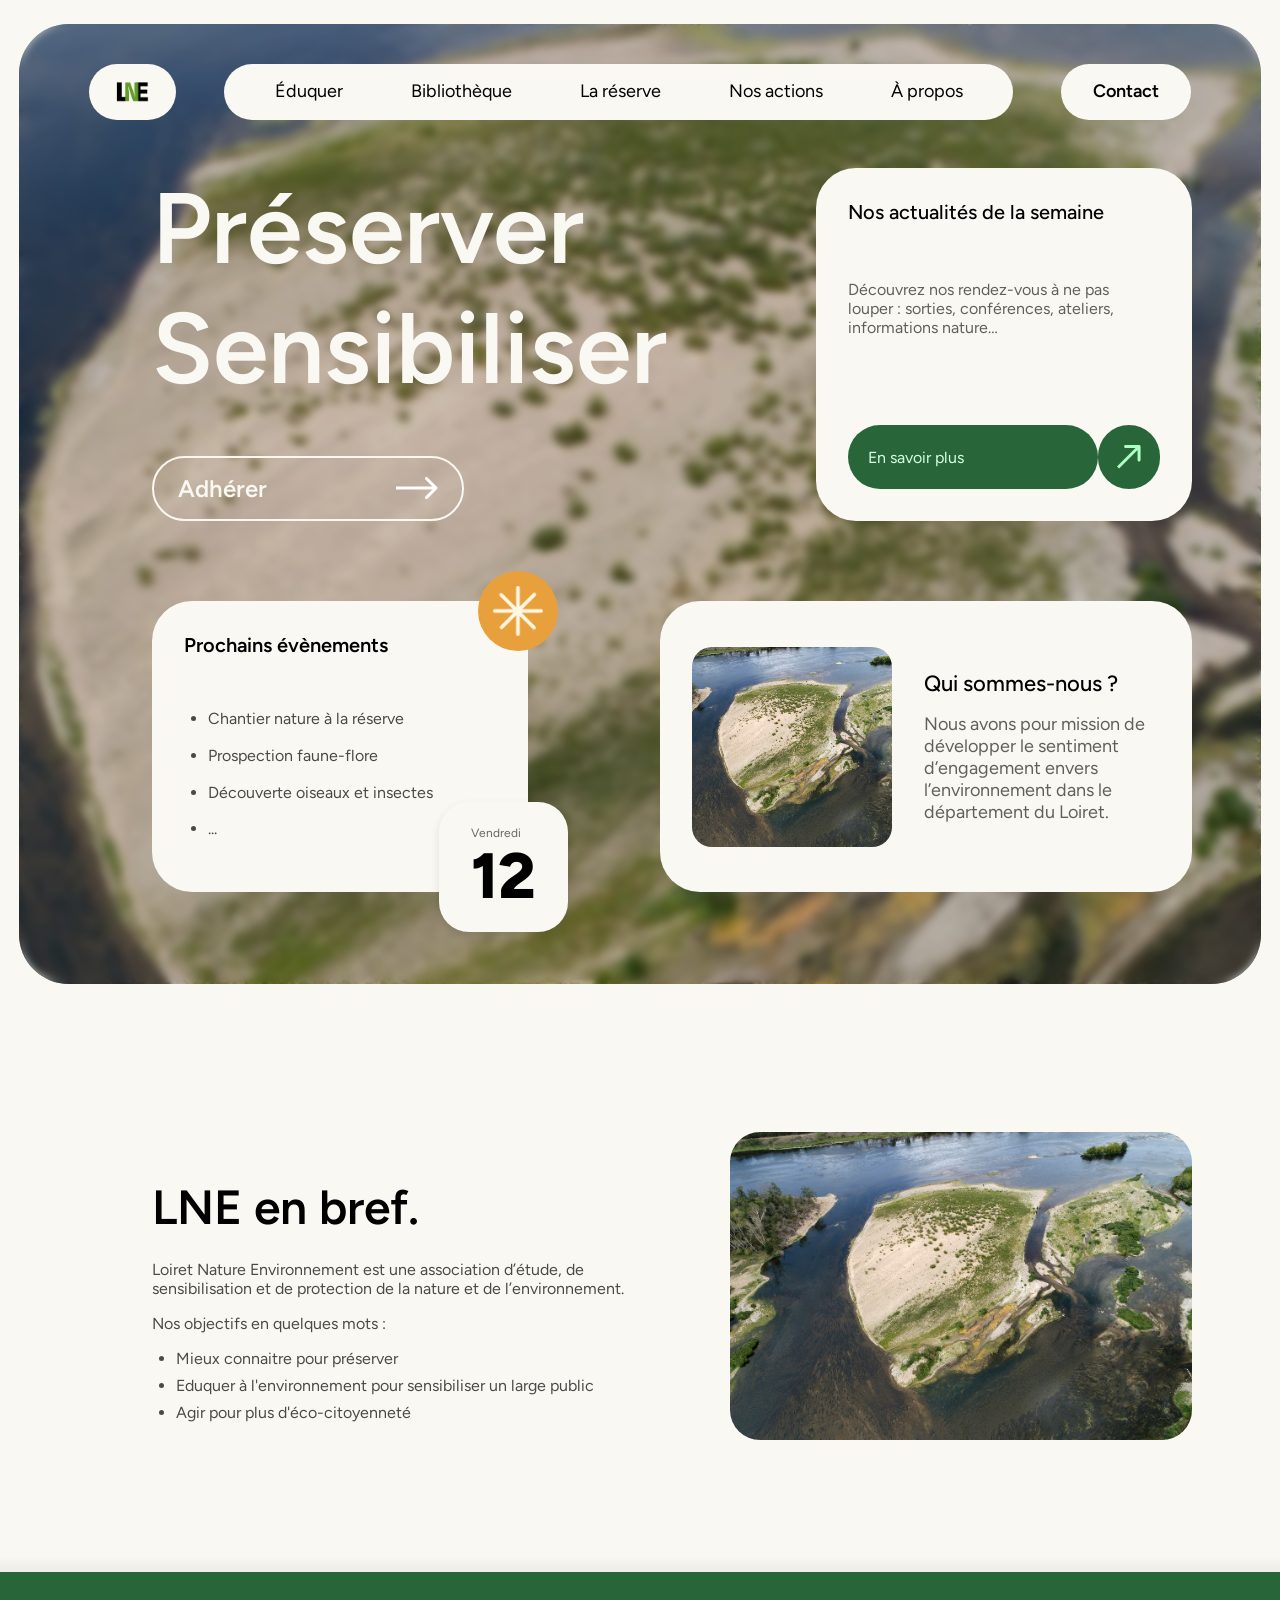
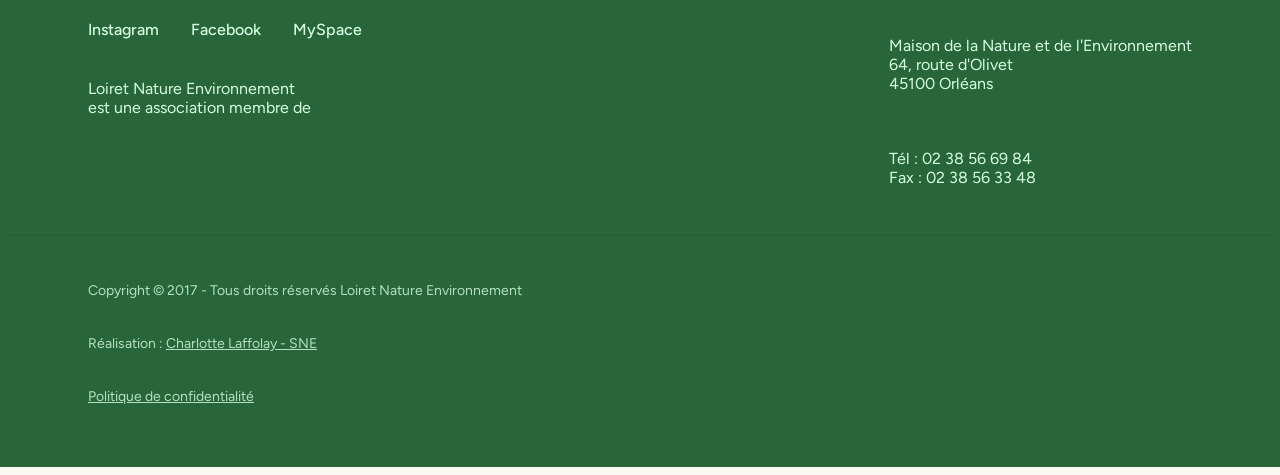
<file: index.html>
<!doctype html>
<html lang="en">
  <head>
    <meta charset="UTF-8" />
    <meta name="viewport" content="width=device-width, initial-scale=1.0" />
    <title>LNE</title>
    <link rel="stylesheet" href="style.css" />
    <style>
      @import url("https://fonts.googleapis.com/css2?family=Figtree:ital,wght@0,300..900;1,300..900&family=Sora:wght@100..800&display=swap");
    </style>
  </head>
  <body>
    <div class="picture"></div>
    <div class="picture-blur"></div>
    <nav>
      <div class="logo-nav"><img src="logo.png" alt="" /></div>
      <div class="main-nav">
        <span>Éduquer</span>
        <span><a href="loutre.html">Bibliothèque</a></span>
        <span>La réserve</span>
        <span>Nos actions</span>
        <span>À propos</span>
      </div>
      <div class="contact-nav"><a href="contact.html">Contact</a></div>
    </nav>
    <div class="container">
      <div class="first-row">
        <div class="hero-title">
          Préserver <br />
          Sensibiliser <br />
          <div class="hero-btn">
            Adhérer
            <img src="arrow-right.svg" alt="" />
          </div>
        </div>
        <div class="card-1">
          <div class="card-1-header">Nos actualités de la semaine</div>
          <div class="card-1-content">
            Découvrez nos rendez-vous à ne pas louper : sorties, conférences,
            ateliers, informations nature…
          </div>
          <div class="card-1-footer">
            <span>En savoir plus</span>
            <span><img src="arrow.svg" alt="" /></span>
          </div>
        </div>
      </div>
      <div class="second-row">
        <div class="card-2">
          <div class="card-2-header">Prochains évènements</div>
          <div class="card-2-content">
            <ul>
              <li>Chantier nature à la réserve</li>
              <li>Prospection faune-flore</li>
              <li>Découverte oiseaux et insectes</li>
              <li>...</li>
            </ul>
          </div>
          <div class="card-2-date">
            <div class="card-2-date-day">Vendredi</div>
            <div class="card-2-date-number">12</div>
          </div>
          <img src="star.png" alt="" />
        </div>
        <div class="card-3">
          <img src="image.jpg" width="200" height="200" />
          <div class="list-3">
            <div class="card-3-header">Qui sommes-nous ?</div>
            <div class="card-3-content">
              Nous avons pour mission de développer le sentiment d’engagement
              envers l’environnement dans le département du Loiret.
            </div>
          </div>
        </div>
      </div>

      <section class="about">
        <div class="about-text">
          <h2>LNE en bref.</h2>
          <p>
            Loiret Nature Environnement est une association d’étude, de
            sensibilisation et de protection de la nature et de l’environnement.
          </p>

          <p>Nos objectifs en quelques mots :</p>
          <ul>
            <li>Mieux connaitre pour préserver</li>
            <li>Eduquer à l'environnement pour sensibiliser un large public</li>
            <li>Agir pour plus d'éco-citoyenneté</li>
          </ul>
        </div>

        <div class="about-image">
          <img src="image.jpg" alt="Nature" />
        </div>
      </section>
    </div>
    <footer class="footer">
      <div class="footer-top">
        <div class="footer-left">
          <div class="footer-socials">
            <span>Instagram</span>
            <span>Facebook</span>
            <span>MySpace</span>
          </div>

          <p>
            Loiret Nature Environnement<br />
            est une association membre de
          </p>
        </div>

        <div class="footer-right">
          <p>
            Maison de la Nature et de l'Environnement<br />
            64, route d'Olivet<br />
            45100 Orléans
          </p>

          <p>
            Tél : 02 38 56 69 84<br />
            Fax : 02 38 56 33 48
          </p>
        </div>
      </div>

      <div class="footer-divider"></div>

      <div class="footer-bottom">
        <p>
          Copyright © 2017 - Tous droits réservés Loiret Nature Environnement
        </p>
        <p>Réalisation : <span class="link">Charlotte Laffolay - SNE</span></p>
        <p class="link">Politique de confidentialité</p>
      </div>
    </footer>
  </body>
</html>
</file>
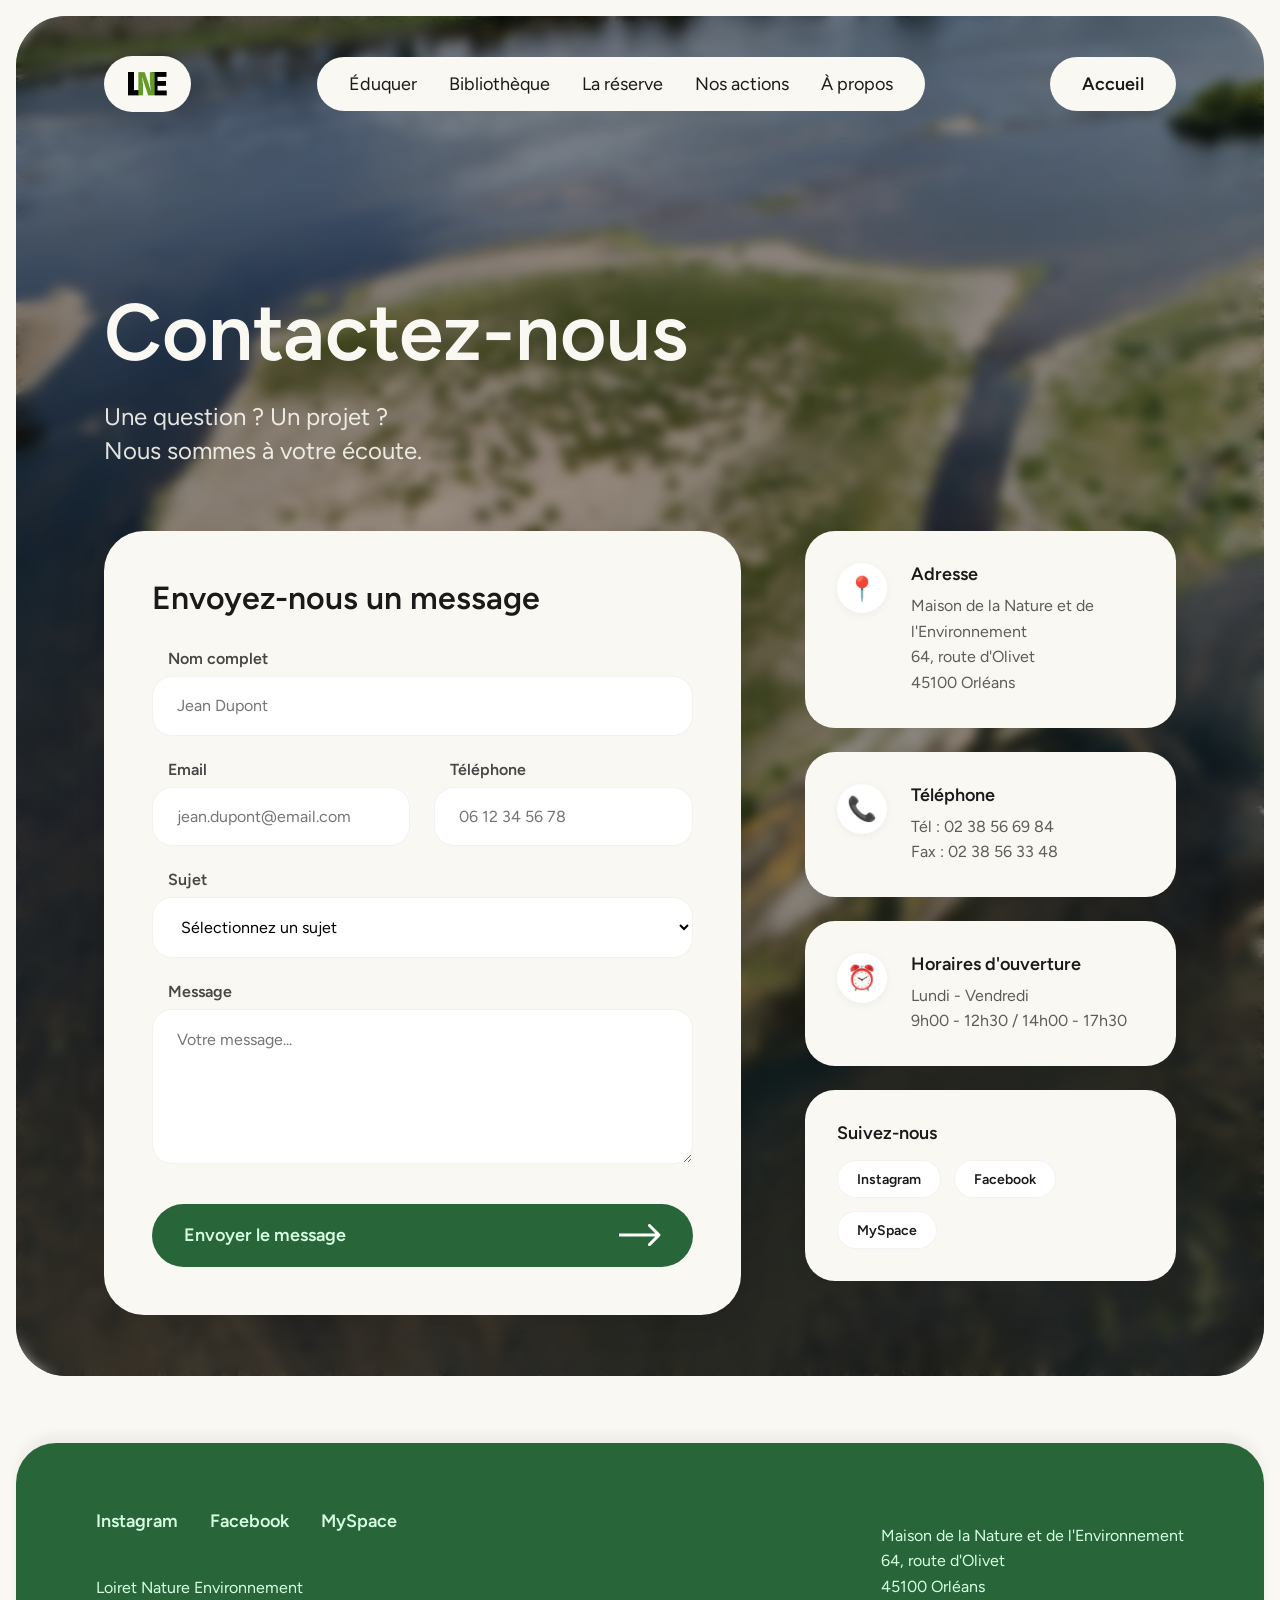
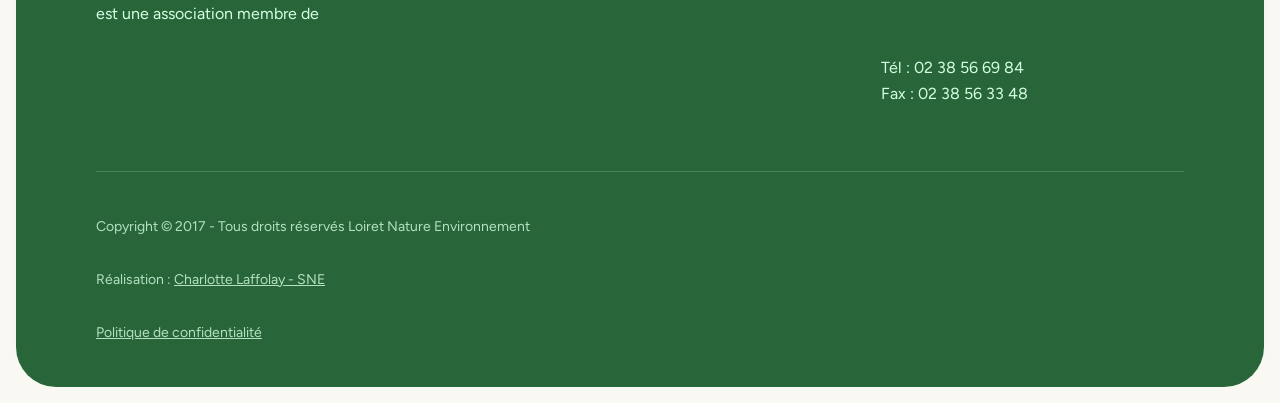
<file: contact.html>
<!doctype html>
<html lang="en">
  <head>
    <meta charset="UTF-8" />
    <meta name="viewport" content="width=device-width, initial-scale=1.0" />
    <title>Contact - LNE</title>
    <link rel="stylesheet" href="style2.css" />
    <style>
      @import url("https://fonts.googleapis.com/css2?family=Figtree:ital,wght@0,300..900;1,300..900&family=Sora:wght@100..800&display=swap");
    </style>
  </head>
  <body>
    <div class="picture"></div>
    <div class="picture-blur"></div>
    <nav>
      <div class="logo-nav"><img src="logo.png" alt="" /></div>
      <div class="main-nav">
        <span>Éduquer</span>
        <span><a href="loutre.html">Bibliothèque</a></span>
        <span>La réserve</span>
        <span>Nos actions</span>
        <span>À propos</span>
      </div>
      <div class="contact-nav"><a href="index.html">Accueil</a></div>
    </nav>
    <div class="container">
      <div class="hero-section">
        <div class="hero-title">
          Contactez-nous
          <div class="hero-subtitle">
            Une question ? Un projet ?<br />Nous sommes à votre écoute.
          </div>
        </div>
      </div>

      <div class="contact-content">
        <div class="contact-form-wrapper">
          <div class="form-card">
            <div class="form-header">Envoyez-nous un message</div>
            <div class="contact-form">
              <div class="form-group">
                <label for="name">Nom complet</label>
                <input type="text" id="name" name="name" placeholder="Jean Dupont" />
              </div>

              <div class="form-row">
                <div class="form-group">
                  <label for="email">Email</label>
                  <input type="email" id="email" name="email" placeholder="jean.dupont@email.com" />
                </div>
                <div class="form-group">
                  <label for="phone">Téléphone</label>
                  <input type="tel" id="phone" name="phone" placeholder="06 12 34 56 78" />
                </div>
              </div>

              <div class="form-group">
                <label for="subject">Sujet</label>
                <select id="subject" name="subject">
                  <option value="">Sélectionnez un sujet</option>
                  <option value="adhesion">Adhésion</option>
                  <option value="evenement">Événement</option>
                  <option value="partenariat">Partenariat</option>
                  <option value="information">Demande d'information</option>
                  <option value="autre">Autre</option>
                </select>
              </div>

              <div class="form-group">
                <label for="message">Message</label>
                <textarea id="message" name="message" rows="6" placeholder="Votre message..."></textarea>
              </div>

              <button class="submit-btn">
                Envoyer le message
                <img src="arrow-right.svg" alt="" />
              </button>
            </div>
          </div>
        </div>

        <div class="contact-info">
          <div class="info-card">
            <div class="info-icon">📍</div>
            <div class="info-content">
              <div class="info-title">Adresse</div>
              <div class="info-text">
                Maison de la Nature et de l'Environnement<br />
                64, route d'Olivet<br />
                45100 Orléans
              </div>
            </div>
          </div>

          <div class="info-card">
            <div class="info-icon">📞</div>
            <div class="info-content">
              <div class="info-title">Téléphone</div>
              <div class="info-text">
                Tél : 02 38 56 69 84<br />
                Fax : 02 38 56 33 48
              </div>
            </div>
          </div>

          <div class="info-card">
            <div class="info-icon">⏰</div>
            <div class="info-content">
              <div class="info-title">Horaires d'ouverture</div>
              <div class="info-text">
                Lundi - Vendredi<br />
                9h00 - 12h30 / 14h00 - 17h30
              </div>
            </div>
          </div>

          <div class="info-card social-card">
            <div class="info-content">
              <div class="info-title">Suivez-nous</div>
              <div class="social-links">
                <span class="social-link">Instagram</span>
                <span class="social-link">Facebook</span>
                <span class="social-link">MySpace</span>
              </div>
            </div>
          </div>
        </div>
      </div>
    </div>

    <footer class="footer">
      <div class="footer-top">
        <div class="footer-left">
          <div class="footer-socials">
            <span>Instagram</span>
            <span>Facebook</span>
            <span>MySpace</span>
          </div>

          <p>
            Loiret Nature Environnement<br />
            est une association membre de
          </p>
        </div>

        <div class="footer-right">
          <p>
            Maison de la Nature et de l'Environnement<br />
            64, route d'Olivet<br />
            45100 Orléans
          </p>

          <p>
            Tél : 02 38 56 69 84<br />
            Fax : 02 38 56 33 48
          </p>
        </div>
      </div>

      <div class="footer-divider"></div>

      <div class="footer-bottom">
        <p>
          Copyright © 2017 - Tous droits réservés Loiret Nature Environnement
        </p>
        <p>Réalisation : <span class="link">Charlotte Laffolay - SNE</span></p>
        <p class="link">Politique de confidentialité</p>
      </div>
    </footer>
  </body>
</html>
</file>
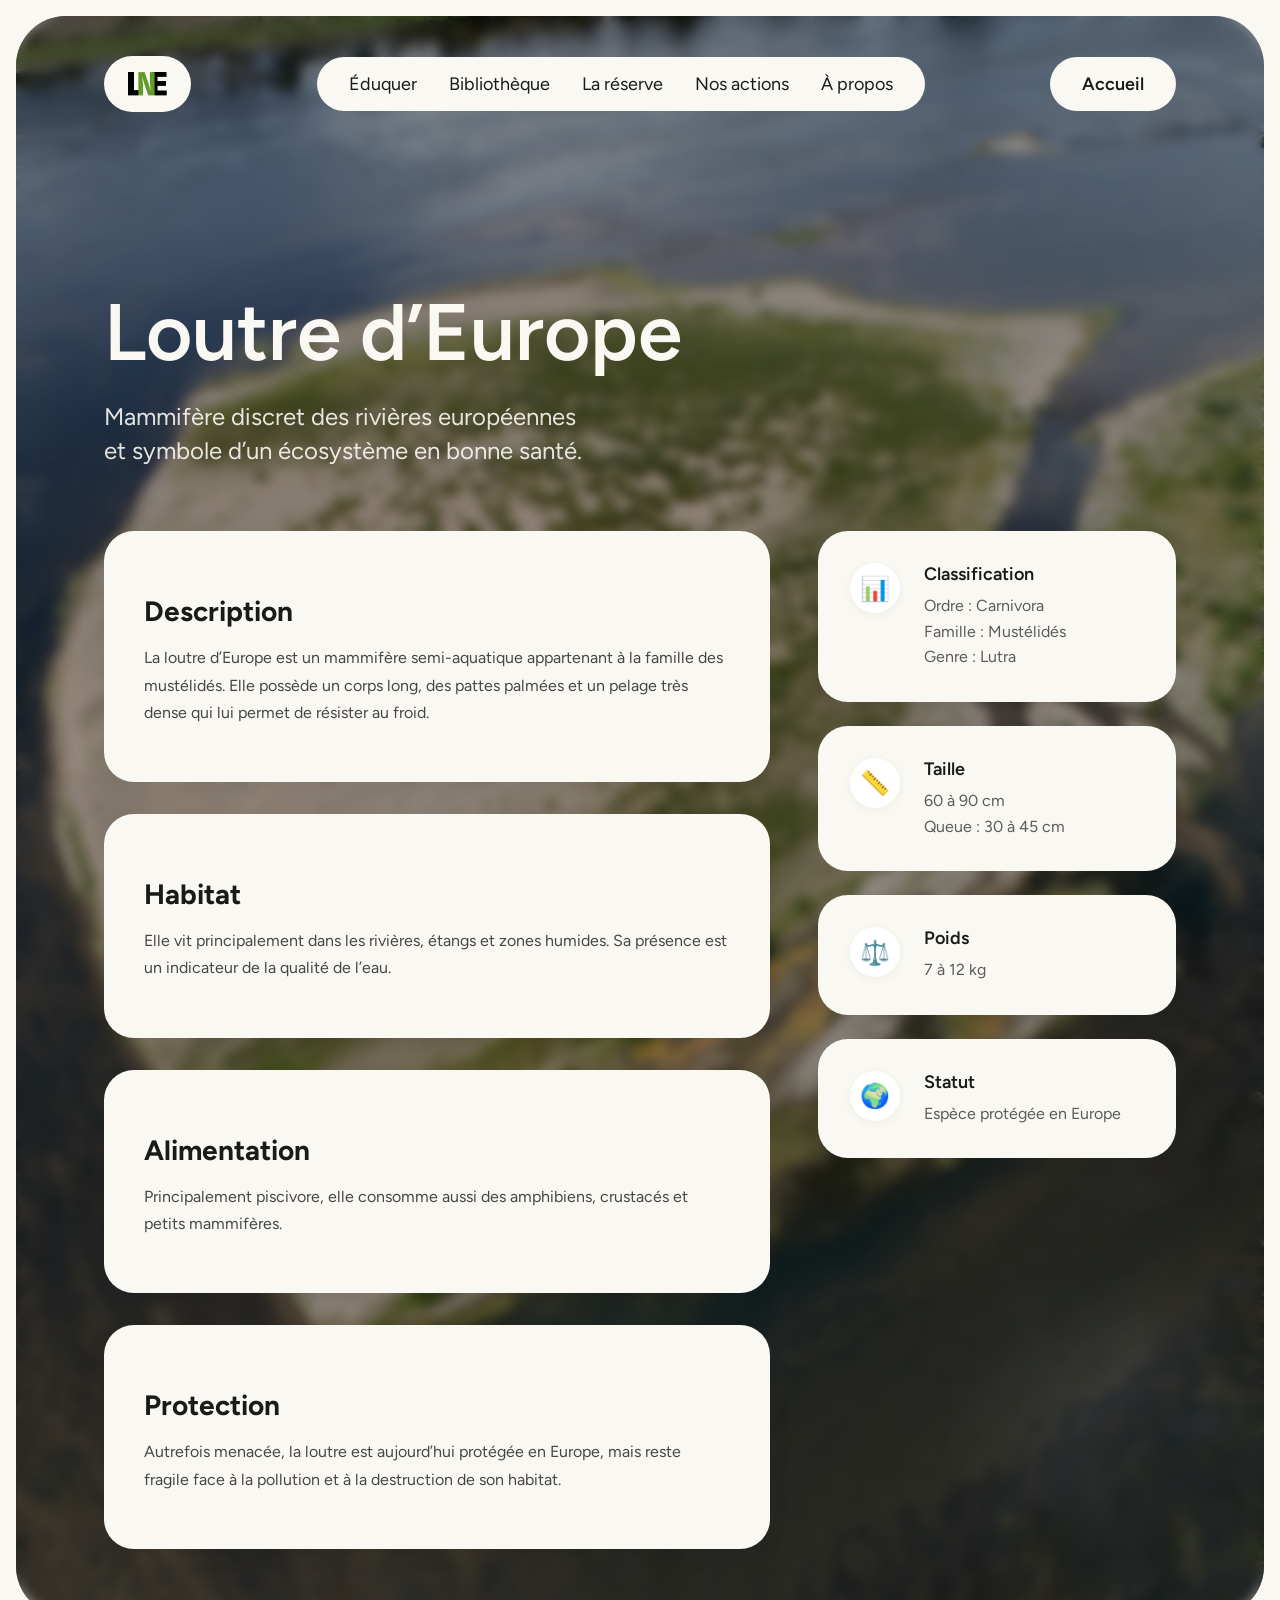
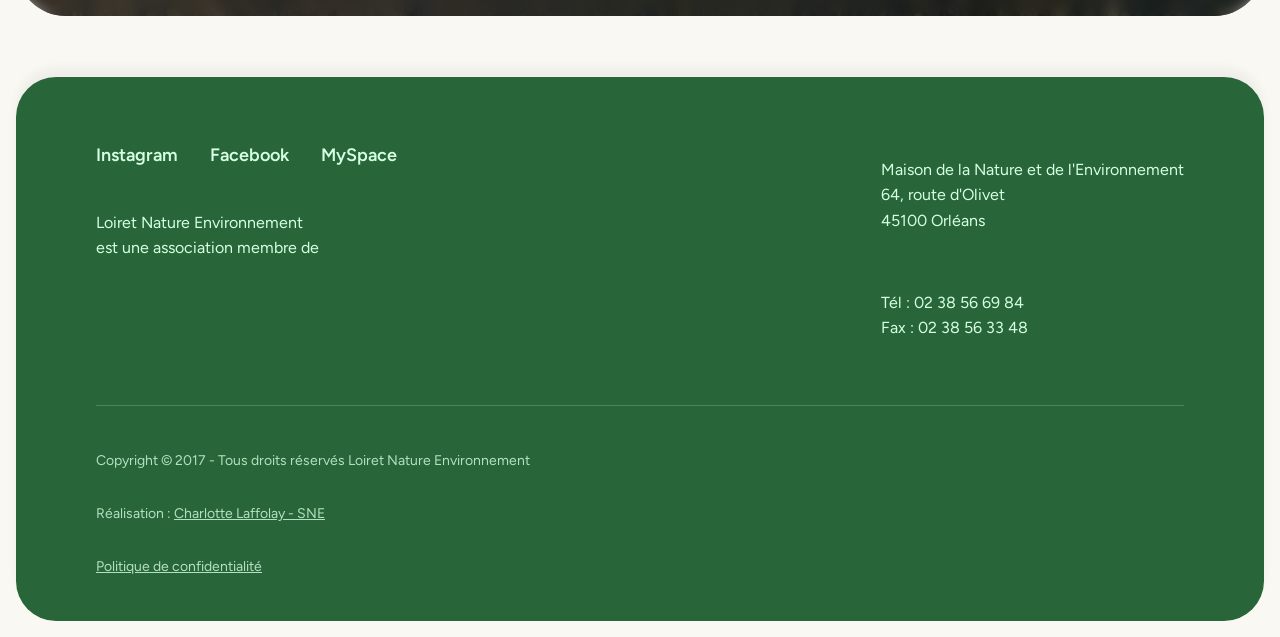
<file: loutre.html>
<!doctype html>
<html lang="en">
  <head>
    <meta charset="UTF-8" />
    <meta name="viewport" content="width=device-width, initial-scale=1.0" />
    <title>Contact - LNE</title>
    <link rel="stylesheet" href="style_loutre.css" />
    <style>
      @import url("https://fonts.googleapis.com/css2?family=Figtree:ital,wght@0,300..900;1,300..900&family=Sora:wght@100..800&display=swap");
    </style>
  </head>
  <body>
    <div class="picture"></div>
    <div class="picture-blur"></div>
    <nav>
      <div class="logo-nav"><img src="logo.png" alt="" /></div>
      <div class="main-nav">
        <span>Éduquer</span>
        <span>Bibliothèque</span>
        <span>La réserve</span>
        <span>Nos actions</span>
        <span>À propos</span>
      </div>
      <div class="contact-nav"><a href="index.html">Accueil</a></div>
    </nav>
    <div class="container">
      <div class="hero-section">
        <div class="hero-title">
          Loutre d’Europe
          <div class="hero-subtitle">
            Mammifère discret des rivières européennes<br />
            et symbole d’un écosystème en bonne santé.
          </div>
        </div>
      </div>

      <div class="wiki-layout">
        <!-- CONTENU PRINCIPAL -->
        <div class="wiki-main">
          <div class="wiki-card">
            <h2>Description</h2>
            <p>
              La loutre d’Europe est un mammifère semi-aquatique appartenant à
              la famille des mustélidés. Elle possède un corps long, des pattes
              palmées et un pelage très dense qui lui permet de résister au
              froid.
            </p>
          </div>

          <div class="wiki-card">
            <h2>Habitat</h2>
            <p>
              Elle vit principalement dans les rivières, étangs et zones
              humides. Sa présence est un indicateur de la qualité de l’eau.
            </p>
          </div>

          <div class="wiki-card">
            <h2>Alimentation</h2>
            <p>
              Principalement piscivore, elle consomme aussi des amphibiens,
              crustacés et petits mammifères.
            </p>
          </div>

          <div class="wiki-card">
            <h2>Protection</h2>
            <p>
              Autrefois menacée, la loutre est aujourd’hui protégée en Europe,
              mais reste fragile face à la pollution et à la destruction de son
              habitat.
            </p>
          </div>
        </div>

        <!-- SIDEBAR -->
        <div class="wiki-sidebar">
          <div class="info-card">
            <div class="info-icon">📊</div>
            <div class="info-content">
              <div class="info-title">Classification</div>
              <div class="info-text">
                Ordre : Carnivora<br />
                Famille : Mustélidés<br />
                Genre : Lutra
              </div>
            </div>
          </div>

          <div class="info-card">
            <div class="info-icon">📏</div>
            <div class="info-content">
              <div class="info-title">Taille</div>
              <div class="info-text">
                60 à 90 cm<br />
                Queue : 30 à 45 cm
              </div>
            </div>
          </div>

          <div class="info-card">
            <div class="info-icon">⚖️</div>
            <div class="info-content">
              <div class="info-title">Poids</div>
              <div class="info-text">7 à 12 kg</div>
            </div>
          </div>

          <div class="info-card">
            <div class="info-icon">🌍</div>
            <div class="info-content">
              <div class="info-title">Statut</div>
              <div class="info-text">Espèce protégée en Europe</div>
            </div>
          </div>
        </div>
      </div>
    </div>

    <footer class="footer">
      <div class="footer-top">
        <div class="footer-left">
          <div class="footer-socials">
            <span>Instagram</span>
            <span>Facebook</span>
            <span>MySpace</span>
          </div>

          <p>
            Loiret Nature Environnement<br />
            est une association membre de
          </p>
        </div>

        <div class="footer-right">
          <p>
            Maison de la Nature et de l'Environnement<br />
            64, route d'Olivet<br />
            45100 Orléans
          </p>

          <p>
            Tél : 02 38 56 69 84<br />
            Fax : 02 38 56 33 48
          </p>
        </div>
      </div>

      <div class="footer-divider"></div>

      <div class="footer-bottom">
        <p>
          Copyright © 2017 - Tous droits réservés Loiret Nature Environnement
        </p>
        <p>Réalisation : <span class="link">Charlotte Laffolay - SNE</span></p>
        <p class="link">Politique de confidentialité</p>
      </div>
    </footer>
  </body>
</html>
</file>
<file: style.css>
.figtree {
  font-family: "Figtree", sans-serif;
  font-optical-sizing: auto;
  font-weight: 400, 500, 600;
  font-style: normal;
}

a {
    text-decoration: none;
    color: inherit;
}

.sora {
  font-family: "Sora", sans-serif;
  font-optical-sizing: auto;
  font-weight: 800;
  font-style: normal;
}


body {
    background-color: #F9F8F2;
    overflow-x: hidden;
    font-family: "Figtree";
    display: flex;
    gap: 3rem;
    flex-direction: column;
    align-items: center;
}

.container {
    width: 100%;
    max-width: 1200px; /* largeur max desktop */
    padding-inline: clamp(1rem, 5vw, 5rem); /* responsive automatique */
    margin-inline: auto; /* centre */
}

.picture {
    position: absolute;
    background-image: url("image.jpg");
    background-size: 2800px;
    background-position: top -300px left -700px;
    border-radius: 50px;
    margin: 1rem;
    width: 97%;
    height: 60rem;
    z-index: -100;
}

.picture-blur {
    position: absolute;
    background-color: rgba(0, 0, 0, 0.20);
    backdrop-filter: blur(4px);
    border-radius: 50px;
    margin: 1rem;
    width: 97%;
    height: 60rem;
    z-index: -99;
}

nav {
    display: flex;
    margin-top: 3.5rem;
    flex-direction: row;
    gap: 3rem;
    font-size: 18px;
}

nav div {
    background-color: #F9F8F2;
    border-radius: 99px;
    padding: 1rem;
    padding-inline: 1.15rem;
    text-box-trim: trim-both;
}

nav div span {
    margin-inline: 2rem;
}

nav div span:hover {
    text-decoration: underline;
    cursor: pointer;
}

.contact-nav {
    background-color: #F9F8F2;
    border-radius: 99px;
    padding: 1rem 2rem;
    font-weight: 600;
    transition: background-color 0.3s;
}

.contact-nav:hover {
    background-color: #28663A;
    color: #D7FFE3;
}

.logo-nav {
    padding-inline: 1.5rem;
    display: flex;
    align-items: center;
    background-color: #F9F8F2;
}

.logo-nav img {
    transform: scale(.8);
}

.first-row {
    display: flex;
    justify-content: space-between;
    align-items: stretch;
    margin-inline: 5rem;
}

.hero-title {
    color: #F9F8F2;
    font-weight: 600;
    font-size: 100px;
    display: flex;
    flex-direction: column;
    gap: 3rem;
    width: 30%;
}

.card-1 {
    width: 30%;
    display: flex;
    flex-direction: column;
    justify-content: space-between;
    gap: 1rem;
    padding: 2rem;
    background-color: #F9F8F2;
    border-radius: 40px;
}

.card-1-header {
    font-size: 20px;
    font-weight: 500;
}

.card-1-content {
    opacity: 61%;
}

.card-1-footer {
    display: flex;
    margin-top: 2rem;
    justify-content: space-between;
}

.card-1-footer span:nth-child(1) {
    color: #D7FFE3;
    background-color: #28663A;
    border-radius: 99px;
    text-align: center;
    display: flex;
    align-items: center;
    width: 70%;
    padding-inline: 1.25rem;
    padding-block: 1.25rem;
}

.card-1-footer span:nth-child(2) {
    color: #D7FFE3;
    background-color: #28663A;
    border-radius: 99px;
    width: 4rem;
    height: 4rem;
    display: flex;
    justify-content: center;
    align-items: center;
}

.hero-btn {
    font-size: 24px;
    border: #F9F8F2 solid 2px;
    padding: 1rem;
    padding-inline: 1.5rem;
    display: flex;
    justify-content: space-between;
    align-items: center;
    border-radius: 99px;
}

.second-row {
    display: flex;
    justify-content: space-between;
    align-items: stretch;
    margin-inline: 5rem;
    margin-top: 5rem;
}

.card-2 {
    width: 30%;
    display: flex;
    flex-direction: column;
    justify-content: space-between;
    gap: 1rem;
    padding: 2rem;
    background-color: #F9F8F2;
    border-radius: 40px;
}

.card-3 {
    width: 30%;
    display: flex;
    flex-direction: row;
    justify-content: space-between;
    align-items: center;
    gap: 2rem;
    padding: 2rem;
    background-color: #F9F8F2;
    border-radius: 40px;
    width: 45%;
}

.card-3 img {
    border-radius: 20px;
    object-fit: cover;
}

.card-3-header {
    font-size: 22px;
    font-weight: 500;
}

.card-3-content {
    font-size: 18px;
    font-weight: 400;
    opacity: 61%;
}

.list-3 {
    display: flex;
    flex-direction: column;
    gap: 1rem;
}

.card-2 {
    position: relative;
    background-color: #F9F8F2;
    padding: 2rem;
    border-radius: 40px;
    width: 30%;
    border-top-right-radius: 0;
}

/* Le cercle orange en haut à droite */
.card-2::before {
    content: '';
    position: absolute;
    top: -30px;
    right: -30px;
    width: 80px;
    height: 80px;
    background-color: #E8A03C; /* Couleur orange */
    border-radius: 50%;
    display: flex;
    justify-content: center;
    align-items: center;
}

/* L'icône étoile dans le cercle orange */
.card-2 img {
    content: '✱';
    position: absolute;
    top: -15px;
    right: -15px;
    width: 50px;
    height: 50px;
    display: flex;
    justify-content: center;
    align-items: center;
    color: #F9F8F2;
    font-size: 32px;
    font-weight: bold;
}

/* Le bloc blanc avec la date */
.card-2-date {
    position: absolute;
    bottom: -40px;
    right: -40px;
    background-color: #F9F8F2;
    border-radius: 30px;
    padding: 1.5rem 2rem;
    box-shadow: 0 4px 10px rgba(0, 0, 0, 0.1);
}

.card-2-date-day {
    font-size: 12px;
    color: #666;
    margin-bottom: 0.25rem;
}

.card-2-date-number {
    font-size: 64px;
    font-weight: 800;
    line-height: 1;
}

.card-2-header {
    font-size: 20px;
    font-weight: 600;
    margin-bottom: 1rem;
}

.card-2-content ul {
    list-style: disc;
    padding-left: 1.5rem;
    line-height: 1.8;
}

.card-2-content li {
    opacity: 0.7;
    margin-bottom: 0.5rem;
}

.about {
    margin-top: 15rem;
    margin-inline: 5rem ;
    display: flex;
    justify-content: space-between;
    align-items: center;
    gap: 4rem;
}

.about-text {
    width: 50%;
}

.about-text h2 {
    font-size: 48px;
    font-weight: 600;
    margin-bottom: 1.5rem;
}

.about-text p {
    opacity: 0.7;
    margin-bottom: 1rem;
}

.about-text ul {
    margin-top: 1rem;
    padding-left: 1.5rem;
}

.about-text li {
    margin-bottom: 0.5rem;
    opacity: 0.7;
}

.about-image {
    width: 45%;
}

.about-image img {
    width: 100%;
    height: auto;
    border-radius: 30px;
    object-fit: cover;
}

.footer {
    margin-top: 5rem;
    padding: 3rem;
    width: 100%;
    background-color: #28663A;
    color: #D7FFE3;
    border-radius: 40px;
    box-shadow: 0px -10px 10px rgba(0, 0, 0, 0.044);
}

/* TOP */
.footer-top {
    display: flex;
    justify-content: space-between;
    gap: 2rem;
    padding-inline: 5rem;
}

.footer-left,
.footer-right {
    display: flex;
    flex-direction: column;
    gap: 1.5rem;
}

.footer-socials {
    display: flex;
    gap: 2rem;
    font-weight: 500;
}

/* Divider */
.footer-divider {
    height: 1px;
    background-color: rgba(0,0,0,0.1);
    margin: 2rem 0;
    padding-inline: 5rem;

}

/* BOTTOM */
.footer-bottom {
    display: flex;
    flex-direction: column;
    gap: 0.5rem;
    font-size: 14px;
    opacity: 0.8;
    padding-inline: 5rem;

}

.link {
    text-decoration: underline;
    cursor: pointer;
}
</file>
<file: style2.css>
/* ==========================================================================
   Base & Typographie
   ========================================================================== */
body {
    background-color: #F9F8F2;
    overflow-x: hidden;
    font-family: "Figtree", sans-serif;
    display: flex;
    gap: 3rem;
    flex-direction: column;
    align-items: center;
    margin: 0;
    padding: 0;
    color: #1a1a1a;
}

a {
    text-decoration: none;
    color: inherit;
}

/* ==========================================================================
   Layout Principal
   ========================================================================== */
.container {
    width: 100%;
    max-width: 1200px;
    padding-inline: clamp(1rem, 5vw, 5rem);
    margin-inline: auto;
    box-sizing: border-box;
    z-index: 1;
}

/* Arrière-plan héroïque avec l'image */
.picture {
    position: absolute;
    top: 0;
    background-image: url("image.jpg"); /* Remplacez par le bon chemin */
    background-size: cover;
    background-position: center;
    border-radius: 50px;
    margin: 1rem;
    width: calc(100% - 2rem);
    height: 85rem;
    z-index: -100;
}

.picture-blur {
    position: absolute;
    top: 0;
    background-color: rgba(0, 0, 0, 0.40); /* Assombri pour faire ressortir le texte blanc */
    backdrop-filter: blur(6px);
    border-radius: 50px;
    margin: 1rem;
    width: calc(100% - 2rem);
    height: 85rem;
    z-index: -99;
}

/* ==========================================================================
   Navigation
   ========================================================================== */
nav {
    display: flex;
    margin-top: 3.5rem;
    flex-direction: row;
    justify-content: space-between;
    align-items: center;
    width: 100%;
    max-width: 1200px;
    padding-inline: clamp(1rem, 5vw, 5rem);
    font-size: 18px;
    z-index: 10;
    box-sizing: border-box;
}

.logo-nav {
    padding: 1rem 1.5rem;
    display: flex;
    align-items: center;
    background-color: #F9F8F2;
    border-radius: 99px;
}

.main-nav {
    background-color: #F9F8F2;
    border-radius: 99px;
    padding: 1rem 2rem;
    display: flex;
    gap: 2rem;
}

.main-nav span {
    cursor: pointer;
    transition: opacity 0.2s;
}

.main-nav span:hover {
    text-decoration: underline;
}

.contact-nav {
    background-color: #F9F8F2;
    border-radius: 99px;
    padding: 1rem 2rem;
    font-weight: 600;
    transition: background-color 0.3s;
}

.contact-nav:hover {
    background-color: #28663A;
    color: #D7FFE3;
}

/* ==========================================================================
   En-tête (Hero Section)
   ========================================================================== */
.hero-section {
    margin-top: 8rem;
    margin-bottom: 4rem;
}

.hero-title {
    color: #F9F8F2;
    font-weight: 600;
    font-size: 80px;
    display: flex;
    flex-direction: column;
    gap: 1.5rem;
    line-height: 1.1;
}

.hero-subtitle {
    font-size: 24px;
    font-weight: 400;
    opacity: 0.9;
    line-height: 1.4;
}

/* ==========================================================================
   Contenu de la page Contact
   ========================================================================== */
.contact-content {
    display: flex;
    justify-content: space-between;
    align-items: flex-start;
    gap: 4rem;
    margin-bottom: 5rem;
}

/* -- Section Formulaire -- */
.contact-form-wrapper {
    width: 60%;
}

.form-card {
    background-color: #F9F8F2;
    padding: 3rem;
    border-radius: 40px;
    box-shadow: 0 10px 30px rgba(0, 0, 0, 0.1);
}

.form-header {
    font-size: 32px;
    font-weight: 600;
    margin-bottom: 2rem;
}

.contact-form {
    display: flex;
    flex-direction: column;
    gap: 1.5rem;
}

.form-row {
    display: flex;
    gap: 1.5rem;
}

.form-row .form-group {
    width: 50%;
}

.form-group {
    display: flex;
    flex-direction: column;
    gap: 0.5rem;
}

.form-group label {
    font-size: 16px;
    font-weight: 600;
    margin-left: 1rem;
    opacity: 0.8;
}

.form-group input,
.form-group select,
.form-group textarea {
    font-family: "Figtree", sans-serif;
    background-color: #ffffff;
    border: 1px solid rgba(0, 0, 0, 0.05);
    padding: 1.2rem 1.5rem;
    border-radius: 20px;
    font-size: 16px;
    outline: none;
    transition: border-color 0.3s ease, box-shadow 0.3s ease;
}

.form-group textarea {
    resize: vertical;
}

.form-group input:focus,
.form-group select:focus,
.form-group textarea:focus {
    border-color: #28663A;
    box-shadow: 0 0 0 4px rgba(40, 102, 58, 0.1);
}

.submit-btn {
    margin-top: 1rem;
    background-color: #28663A;
    color: #D7FFE3;
    border: none;
    border-radius: 99px;
    padding: 1.25rem 2rem;
    font-size: 18px;
    font-weight: 600;
    display: flex;
    justify-content: space-between;
    align-items: center;
    cursor: pointer;
    transition: opacity 0.3s ease, transform 0.2s ease;
    font-family: "Figtree", sans-serif;
}

.submit-btn:hover {
    opacity: 0.9;
    transform: scale(1.02);
}

/* -- Section Informations (Sidebar) -- */
.contact-info {
    width: 35%;
    display: flex;
    flex-direction: column;
    gap: 1.5rem;
}

.info-card {
    background-color: #F9F8F2;
    padding: 2rem;
    border-radius: 30px;
    display: flex;
    gap: 1.5rem;
    align-items: flex-start;
    box-shadow: 0 5px 20px rgba(0, 0, 0, 0.05);
}

.info-icon {
    font-size: 24px;
    background-color: #ffffff;
    width: 50px;
    height: 50px;
    display: flex;
    justify-content: center;
    align-items: center;
    border-radius: 50%;
    flex-shrink: 0;
    box-shadow: 0 2px 10px rgba(0,0,0,0.05);
}

.info-content {
    display: flex;
    flex-direction: column;
    gap: 0.5rem;
}

.info-title {
    font-size: 18px;
    font-weight: 600;
}

.info-text {
    font-size: 16px;
    opacity: 0.7;
    line-height: 1.6;
}

/* Cartes Réseaux Sociaux */
.social-card .info-content {
    width: 100%;
}

.social-links {
    display: flex;
    gap: 0.8rem;
    flex-wrap: wrap;
    margin-top: 0.5rem;
}

.social-link {
    background-color: #ffffff;
    padding: 0.6rem 1.2rem;
    border-radius: 99px;
    font-size: 14px;
    font-weight: 600;
    cursor: pointer;
    border: 1px solid rgba(0, 0, 0, 0.05);
    transition: all 0.3s ease;
}

.social-link:hover {
    background-color: #E8A03C; /* Reprise de l'orange de votre maquette */
    color: #ffffff;
    border-color: #E8A03C;
}

/* ==========================================================================
   Footer
   ========================================================================== */
.footer {
    margin-top: auto;
    padding: 4rem 0 2rem 0;
    width: calc(100% - 2rem);
    max-width: 1400px;
    background-color: #28663A;
    color: #D7FFE3;
    border-radius: 40px;
    box-shadow: 0px -10px 10px rgba(0, 0, 0, 0.044);
    margin-bottom: 1rem;
}

.footer-top {
    display: flex;
    justify-content: space-between;
    gap: 2rem;
    padding-inline: 5rem;
}

.footer-left,
.footer-right {
    display: flex;
    flex-direction: column;
    gap: 1.5rem;
    line-height: 1.6;
}

.footer-socials {
    display: flex;
    gap: 2rem;
    font-weight: 600;
    font-size: 18px;
}

.footer-socials span {
    cursor: pointer;
}

.footer-socials span:hover {
    text-decoration: underline;
}

.footer-divider {
    height: 1px;
    background-color: rgba(215, 255, 227, 0.2); /* Ligne de séparation adaptée au fond vert */
    margin: 3rem 5rem 2rem 5rem;
}

.footer-bottom {
    display: flex;
    flex-direction: column;
    gap: 0.5rem;
    font-size: 14px;
    opacity: 0.8;
    padding-inline: 5rem;
}

.link {
    text-decoration: underline;
    cursor: pointer;
}
</file>
<file: style_loutre.css>
/* ==========================================================================
   Base & Typographie
   ========================================================================== */
body {
    background-color: #F9F8F2;
    overflow-x: hidden;
    font-family: "Figtree", sans-serif;
    display: flex;
    gap: 3rem;
    flex-direction: column;
    align-items: center;
    margin: 0;
    padding: 0;
    color: #1a1a1a;
}

a {
    text-decoration: none;
    color: inherit;
}

/* ==========================================================================
   Layout Principal
   ========================================================================== */
.container {
    width: 100%;
    max-width: 1200px;
    padding-inline: clamp(1rem, 5vw, 5rem);
    margin-inline: auto;
    box-sizing: border-box;
    z-index: 1;
}

/* Arrière-plan héroïque avec l'image */
.picture {
    position: absolute;
    top: 0;
    background-image: url("image.jpg"); /* Remplacez par le bon chemin */
    background-size: cover;
    background-position: center;
    border-radius: 50px;
    margin: 1rem;
    width: calc(100% - 2rem);
    height: 100rem;
    z-index: -100;
}

.picture-blur {
    position: absolute;
    top: 0;
    background-color: rgba(0, 0, 0, 0.40); /* Assombri pour faire ressortir le texte blanc */
    backdrop-filter: blur(6px);
    border-radius: 50px;
    margin: 1rem;
    width: calc(100% - 2rem);
    height: 100rem;
    z-index: -99;
}

/* ==========================================================================
   Navigation
   ========================================================================== */
nav {
    display: flex;
    margin-top: 3.5rem;
    flex-direction: row;
    justify-content: space-between;
    align-items: center;
    width: 100%;
    max-width: 1200px;
    padding-inline: clamp(1rem, 5vw, 5rem);
    font-size: 18px;
    z-index: 10;
    box-sizing: border-box;
}

.logo-nav {
    padding: 1rem 1.5rem;
    display: flex;
    align-items: center;
    background-color: #F9F8F2;
    border-radius: 99px;
}

.main-nav {
    background-color: #F9F8F2;
    border-radius: 99px;
    padding: 1rem 2rem;
    display: flex;
    gap: 2rem;
}

.main-nav span {
    cursor: pointer;
    transition: opacity 0.2s;
}

.main-nav span:hover {
    text-decoration: underline;
}

.contact-nav {
    background-color: #F9F8F2;
    border-radius: 99px;
    padding: 1rem 2rem;
    font-weight: 600;
    transition: background-color 0.3s;
}

.contact-nav:hover {
    background-color: #28663A;
    color: #D7FFE3;
}

/* ==========================================================================
   En-tête (Hero Section)
   ========================================================================== */
.hero-section {
    margin-top: 8rem;
    margin-bottom: 4rem;
}

.hero-title {
    color: #F9F8F2;
    font-weight: 600;
    font-size: 80px;
    display: flex;
    flex-direction: column;
    gap: 1.5rem;
    line-height: 1.1;
}

.hero-subtitle {
    font-size: 24px;
    font-weight: 400;
    opacity: 0.9;
    line-height: 1.4;
}

/* ==========================================================================
   Contenu de la page Contact
   ========================================================================== */
.contact-content {
    display: flex;
    justify-content: space-between;
    align-items: flex-start;
    gap: 4rem;
    margin-bottom: 5rem;
}

/* -- Section Formulaire -- */
.contact-form-wrapper {
    width: 60%;
}

.form-card {
    background-color: #F9F8F2;
    padding: 3rem;
    border-radius: 40px;
    box-shadow: 0 10px 30px rgba(0, 0, 0, 0.1);
}

.form-header {
    font-size: 32px;
    font-weight: 600;
    margin-bottom: 2rem;
}

.contact-form {
    display: flex;
    flex-direction: column;
    gap: 1.5rem;
}

.form-row {
    display: flex;
    gap: 1.5rem;
}

.form-row .form-group {
    width: 50%;
}

.form-group {
    display: flex;
    flex-direction: column;
    gap: 0.5rem;
}

.form-group label {
    font-size: 16px;
    font-weight: 600;
    margin-left: 1rem;
    opacity: 0.8;
}

.form-group input,
.form-group select,
.form-group textarea {
    font-family: "Figtree", sans-serif;
    background-color: #ffffff;
    border: 1px solid rgba(0, 0, 0, 0.05);
    padding: 1.2rem 1.5rem;
    border-radius: 20px;
    font-size: 16px;
    outline: none;
    transition: border-color 0.3s ease, box-shadow 0.3s ease;
}

.form-group textarea {
    resize: vertical;
}

.form-group input:focus,
.form-group select:focus,
.form-group textarea:focus {
    border-color: #28663A;
    box-shadow: 0 0 0 4px rgba(40, 102, 58, 0.1);
}

.submit-btn {
    margin-top: 1rem;
    background-color: #28663A;
    color: #D7FFE3;
    border: none;
    border-radius: 99px;
    padding: 1.25rem 2rem;
    font-size: 18px;
    font-weight: 600;
    display: flex;
    justify-content: space-between;
    align-items: center;
    cursor: pointer;
    transition: opacity 0.3s ease, transform 0.2s ease;
    font-family: "Figtree", sans-serif;
}

.submit-btn:hover {
    opacity: 0.9;
    transform: scale(1.02);
}

/* -- Section Informations (Sidebar) -- */
.contact-info {
    width: 35%;
    display: flex;
    flex-direction: column;
    gap: 1.5rem;
}

.info-card {
    background-color: #F9F8F2;
    padding: 2rem;
    border-radius: 30px;
    display: flex;
    gap: 1.5rem;
    align-items: flex-start;
    box-shadow: 0 5px 20px rgba(0, 0, 0, 0.05);
}

.info-icon {
    font-size: 24px;
    background-color: #ffffff;
    width: 50px;
    height: 50px;
    display: flex;
    justify-content: center;
    align-items: center;
    border-radius: 50%;
    flex-shrink: 0;
    box-shadow: 0 2px 10px rgba(0,0,0,0.05);
}

.info-content {
    display: flex;
    flex-direction: column;
    gap: 0.5rem;
}

.info-title {
    font-size: 18px;
    font-weight: 600;
}

.info-text {
    font-size: 16px;
    opacity: 0.7;
    line-height: 1.6;
}

/* Cartes Réseaux Sociaux */
.social-card .info-content {
    width: 100%;
}

.social-links {
    display: flex;
    gap: 0.8rem;
    flex-wrap: wrap;
    margin-top: 0.5rem;
}

.social-link {
    background-color: #ffffff;
    padding: 0.6rem 1.2rem;
    border-radius: 99px;
    font-size: 14px;
    font-weight: 600;
    cursor: pointer;
    border: 1px solid rgba(0, 0, 0, 0.05);
    transition: all 0.3s ease;
}

.social-link:hover {
    background-color: #E8A03C; /* Reprise de l'orange de votre maquette */
    color: #ffffff;
    border-color: #E8A03C;
}

/* ==========================================================================
   Footer
   ========================================================================== */
.footer {
    margin-top: auto;
    padding: 4rem 0 2rem 0;
    width: calc(100% - 2rem);
    max-width: 1400px;
    background-color: #28663A;
    color: #D7FFE3;
    border-radius: 40px;
    box-shadow: 0px -10px 10px rgba(0, 0, 0, 0.044);
    margin-bottom: 1rem;
}

.footer-top {
    display: flex;
    justify-content: space-between;
    gap: 2rem;
    padding-inline: 5rem;
}

.footer-left,
.footer-right {
    display: flex;
    flex-direction: column;
    gap: 1.5rem;
    line-height: 1.6;
}

.footer-socials {
    display: flex;
    gap: 2rem;
    font-weight: 600;
    font-size: 18px;
}

.footer-socials span {
    cursor: pointer;
}

.footer-socials span:hover {
    text-decoration: underline;
}

.footer-divider {
    height: 1px;
    background-color: rgba(215, 255, 227, 0.2); /* Ligne de séparation adaptée au fond vert */
    margin: 3rem 5rem 2rem 5rem;
}

.footer-bottom {
    display: flex;
    flex-direction: column;
    gap: 0.5rem;
    font-size: 14px;
    opacity: 0.8;
    padding-inline: 5rem;
}

.link {
    text-decoration: underline;
    cursor: pointer;
}

/* =========================
   WIKI PAGE
   ========================= */

.wiki-layout {
    display: flex;
    gap: 3rem;
    margin-bottom: 5rem;
}

.wiki-main {
    width: 65%;
    display: flex;
    flex-direction: column;
    gap: 2rem;
}

.wiki-sidebar {
    width: 35%;
    display: flex;
    flex-direction: column;
    gap: 1.5rem;
}

.wiki-card {
    background-color: #F9F8F2;
    padding: 2.5rem;
    border-radius: 30px;
    box-shadow: 0 5px 25px rgba(0,0,0,0.06);
}

.wiki-card h2 {
    margin-bottom: 1rem;
    font-size: 28px;
}

.wiki-card p {
    line-height: 1.7;
    opacity: 0.8;
}

/* Responsive */
@media (max-width: 900px) {
    .wiki-layout {
        flex-direction: column;
    }

    .wiki-main,
    .wiki-sidebar {
        width: 100%;
    }

    .hero-title {
        font-size: 42px;
    }
}
</file>
